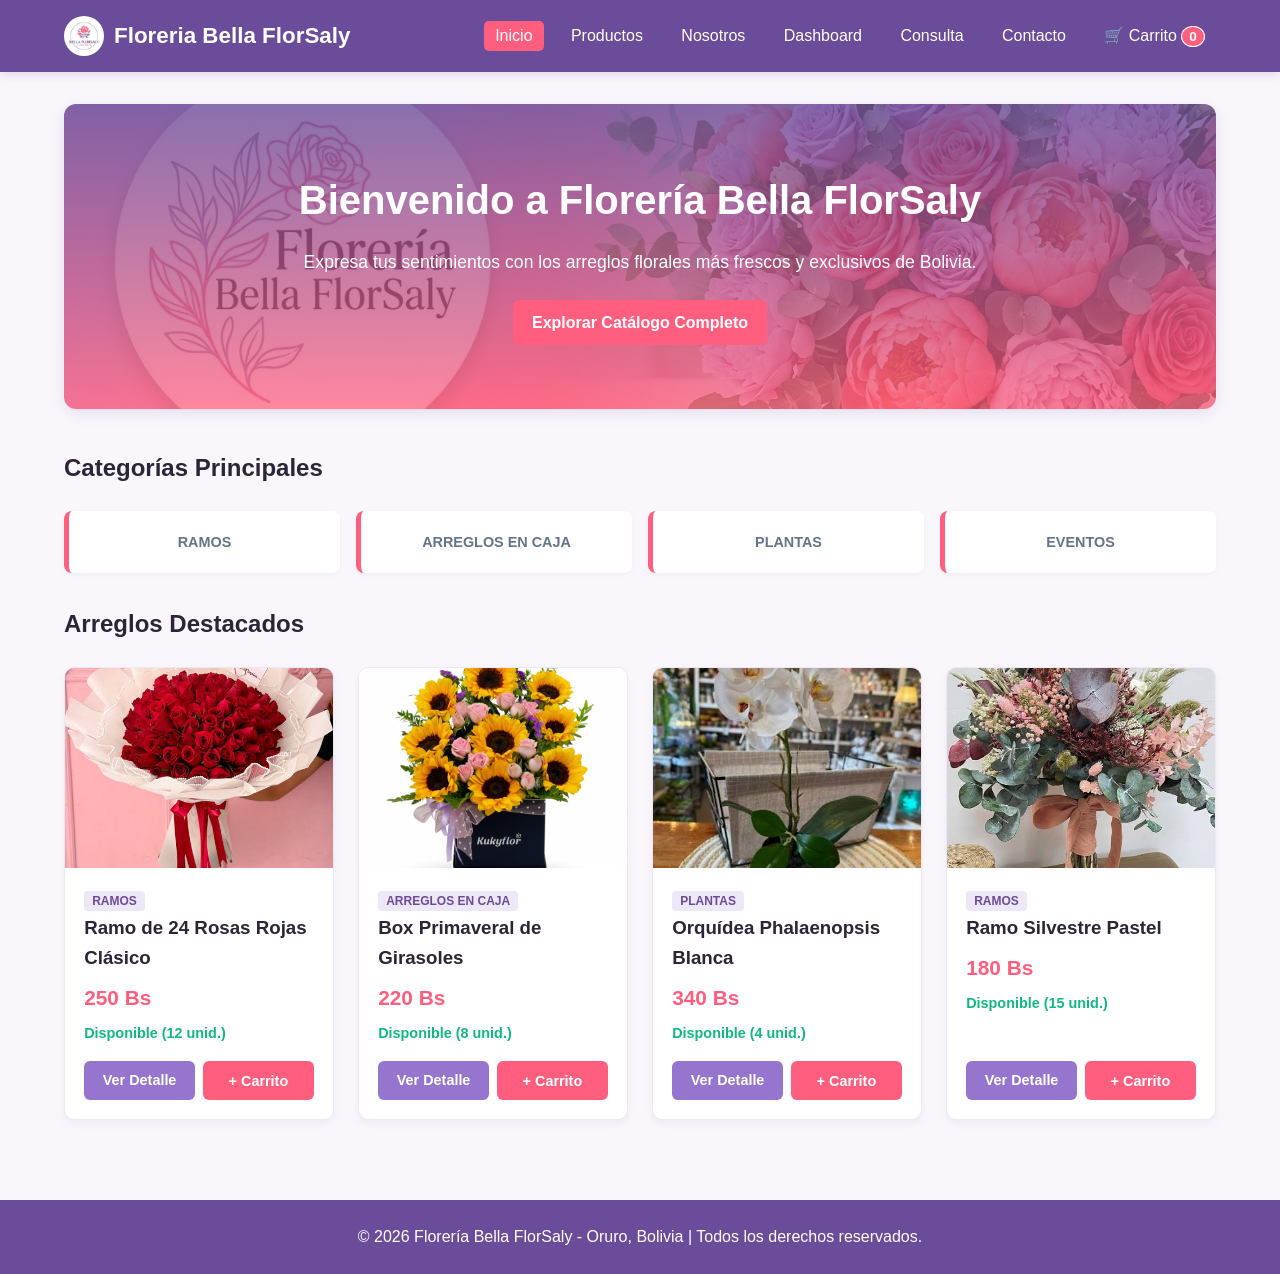
<file: index.html>
<!DOCTYPE html>
<html lang="es">
<head>
  <meta charset="UTF-8">
  <meta name="viewport" content="width=device-width, initial-scale=1.0">
  <title>Florería Bella Flor - Inicio</title>
  <link rel="stylesheet" href="css/estilos.css">
</head>
<body>
  <header>
    <a href="index.html" class="logo">
      <img src="img\logo.png" alt="Logo Bella Flor"> Floreria Bella FlorSaly
    </a>
    <nav>
      <ul>
        <li><a href="index.html" class="activo">Inicio</a></li>
        <li><a href="productos.html">Productos</a></li>
        <li><a href="nosotros.html">Nosotros</a></li>
        <li><a href="dashboard.html">Dashboard</a></li>
        <li><a href="consulta.html">Consulta </a></li>
        <li><a href="contacto.html">Contacto</a></li>
        <li><a href="carrito.html">🛒 Carrito <span id="contador-carrito" class="badge-carrito">0</span></a></li>
      </ul>
    </nav>
  </header>

  <main>
    <section class="banner">
      <h1>Bienvenido a Florería Bella FlorSaly</h1>
      <p>Expresa tus sentimientos con los arreglos florales más frescos y exclusivos de Bolivia.</p>
      <a href="productos.html" class="btn btn-acento">Explorar Catálogo Completo</a>
    </section>

    <section>
      <h2>Categorías Principales</h2>
      <div class="grid-kpis" style="text-align: center;">
        <a href="productos.html" class="kpi-card" style="text-decoration:none; color:inherit;"><h3> RAMOS </h3></a>
        <a href="productos.html" class="kpi-card" style="text-decoration:none; color:inherit;"><h3>ARREGLOS EN CAJA </h3></a>
        <a href="productos.html" class="kpi-card" style="text-decoration:none; color:inherit;"><h3>PLANTAS</h3></a>
        <a href="productos.html" class="kpi-card" style="text-decoration:none; color:inherit;"><h3> EVENTOS</h3></a>
      </div>
    </section>

    <section style="margin-top: 2rem;">
      <h2>Arreglos Destacados</h2>
      <div id="contenedor-destacados" class="grid-productos"></div>
    </section>
  </main>

  <footer>
    <p>&copy; 2026 Florería Bella FlorSaly - Oruro, Bolivia | Todos los derechos reservados.</p>
  </footer>

  <script src="js/app.js"></script>
</body>
</html>
</file>
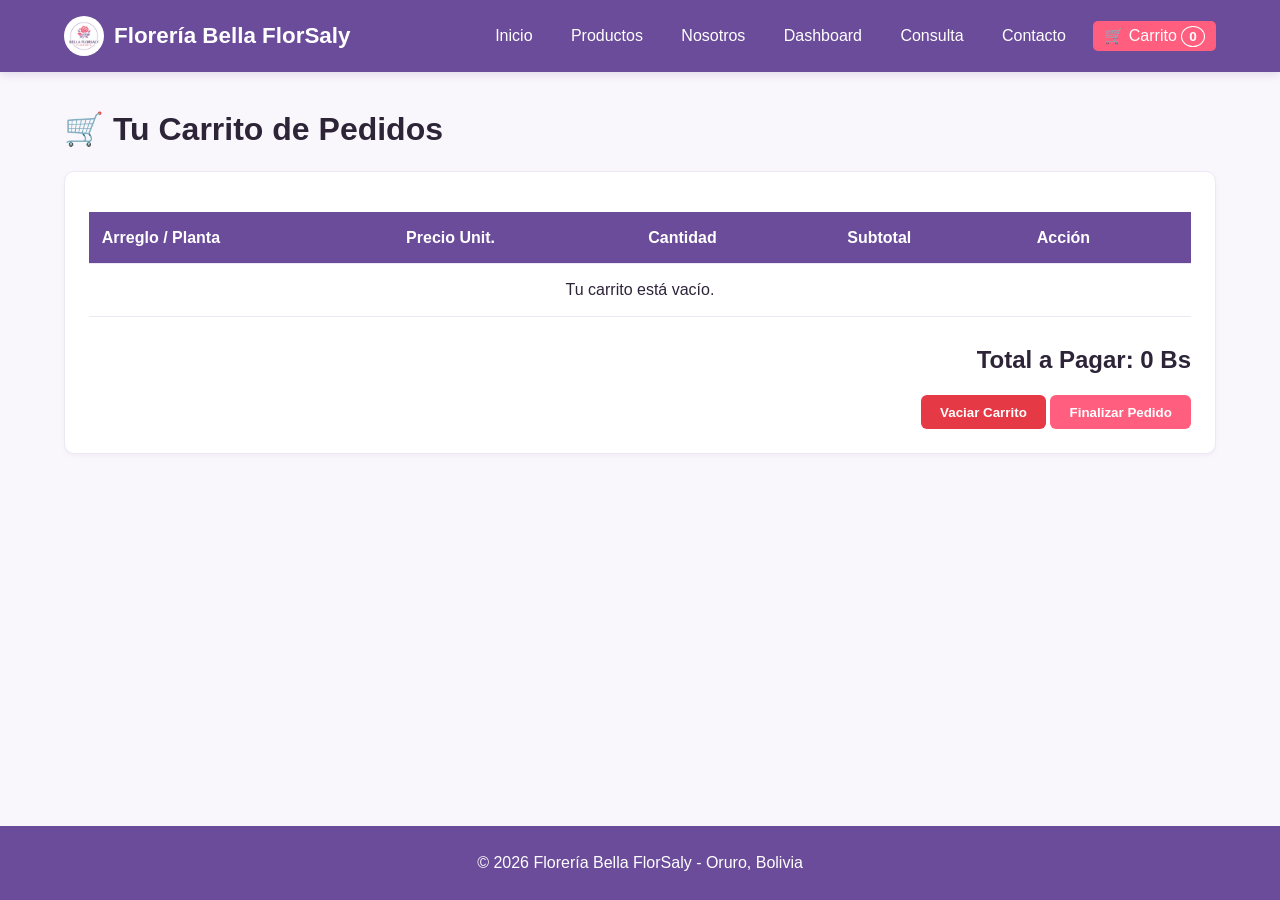
<file: carrito.html>
<!DOCTYPE html>
<html lang="es">
<head>
  <meta charset="UTF-8">
  <meta name="viewport" content="width=device-width, initial-scale=1.0">
  <title>Carrito de Compras - Florería Bella Flor</title>
  <link rel="stylesheet" href="css/estilos.css">
</head>
<body>
  <header>
    <a href="index.html" class="logo">
      <img src="img/logo.png" alt="Logo Bella Flor"> Florería Bella FlorSaly
    </a>
    <nav>
      <ul>
        <li><a href="index.html">Inicio</a></li>
        <li><a href="productos.html">Productos</a></li>
        <li><a href="nosotros.html">Nosotros</a></li>
        <li><a href="dashboard.html">Dashboard</a></li>
        <li><a href="consulta.html">Consulta</a></li>
        <li><a href="contacto.html">Contacto</a></li>
        <li><a href="carrito.html" class="activo">🛒 Carrito <span id="contador-carrito" class="badge-carrito">0</span></a></li>
      </ul>
    </nav>
  </header>

  <main>
    <h1>🛒 Tu Carrito de Pedidos</h1>
    <div class="tabla-box" style="margin-top:1rem;">
      <table>
        <thead>
          <tr>
            <th>Arreglo / Planta</th>
            <th>Precio Unit.</th>
            <th>Cantidad</th>
            <th>Subtotal</th>
            <th>Acción</th>
          </tr>
        </thead>
        <tbody id="lista-carrito"></tbody>
      </table>
      
      <div style="margin-top: 1.5rem; text-align: right;">
        <h2>Total a Pagar: <span id="total-carrito">0 Bs</span></h2>
        <div style="margin-top: 1rem;">
          <button id="btn-vaciar" class="btn btn-rojo">Vaciar Carrito</button>
          <button id="btn-comprar" class="btn btn-acento">Finalizar Pedido</button>
        </div>
      </div>
    </div>
  </main>

  <footer>
    <p>&copy; 2026 Florería Bella FlorSaly - Oruro, Bolivia</p>
  </footer>

  <script src="js/app.js"></script>
  <script src="js/carrito.js"></script>
</body>
</html>
</file>
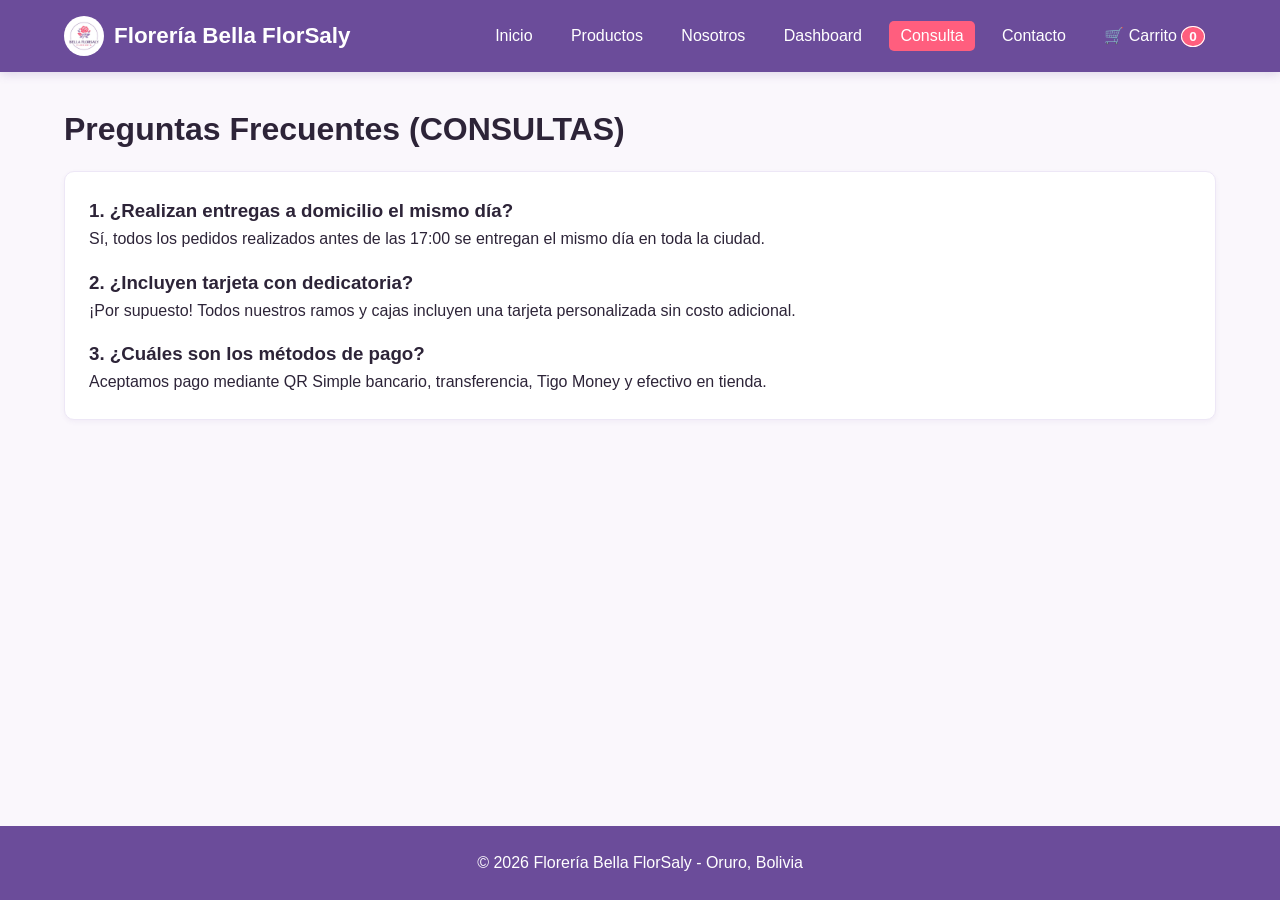
<file: consulta.html>
<!DOCTYPE html>
<html lang="es">
<head>
  <meta charset="UTF-8">
  <meta name="viewport" content="width=device-width, initial-scale=1.0">
  <title>Preguntas Frecuentes - Florería Bella Flor</title>
  <link rel="stylesheet" href="css/estilos.css">
</head>
<body>
  <header>
    <a href="index.html" class="logo">
      <img src="img/logo.png" alt="Logo Bella Flor"> Florería Bella FlorSaly
    </a>
    <nav>
      <ul>
        <li><a href="index.html">Inicio</a></li>
        <li><a href="productos.html">Productos</a></li>
        <li><a href="nosotros.html">Nosotros</a></li>
        <li><a href="dashboard.html">Dashboard</a></li>
        <li><a href="consulta.html" class="activo">Consulta</a></li>
        <li><a href="contacto.html">Contacto</a></li>
        <li><a href="carrito.html">🛒 Carrito <span id="contador-carrito" class="badge-carrito">0</span></a></li>
      </ul>
    </nav>
  </header>

  <main>
    <h1>Preguntas Frecuentes (CONSULTAS)</h1>
    <div class="grafico-box" style="margin-top:1rem;">
      <h3>1. ¿Realizan entregas a domicilio el mismo día?</h3>
      <p style="margin-bottom:1rem;">Sí, todos los pedidos realizados antes de las 17:00 se entregan el mismo día en toda la ciudad.</p>
      
      <h3>2. ¿Incluyen tarjeta con dedicatoria?</h3>
      <p style="margin-bottom:1rem;">¡Por supuesto! Todos nuestros ramos y cajas incluyen una tarjeta personalizada sin costo adicional.</p>
      
      <h3>3. ¿Cuáles son los métodos de pago?</h3>
      <p>Aceptamos pago mediante QR Simple bancario, transferencia, Tigo Money y efectivo en tienda.</p>
    </div>
  </main>

  <footer>
    <p>&copy; 2026 Florería Bella FlorSaly - Oruro, Bolivia</p>
  </footer>
  <script src="js/app.js"></script>
</body>
</html>
</file>
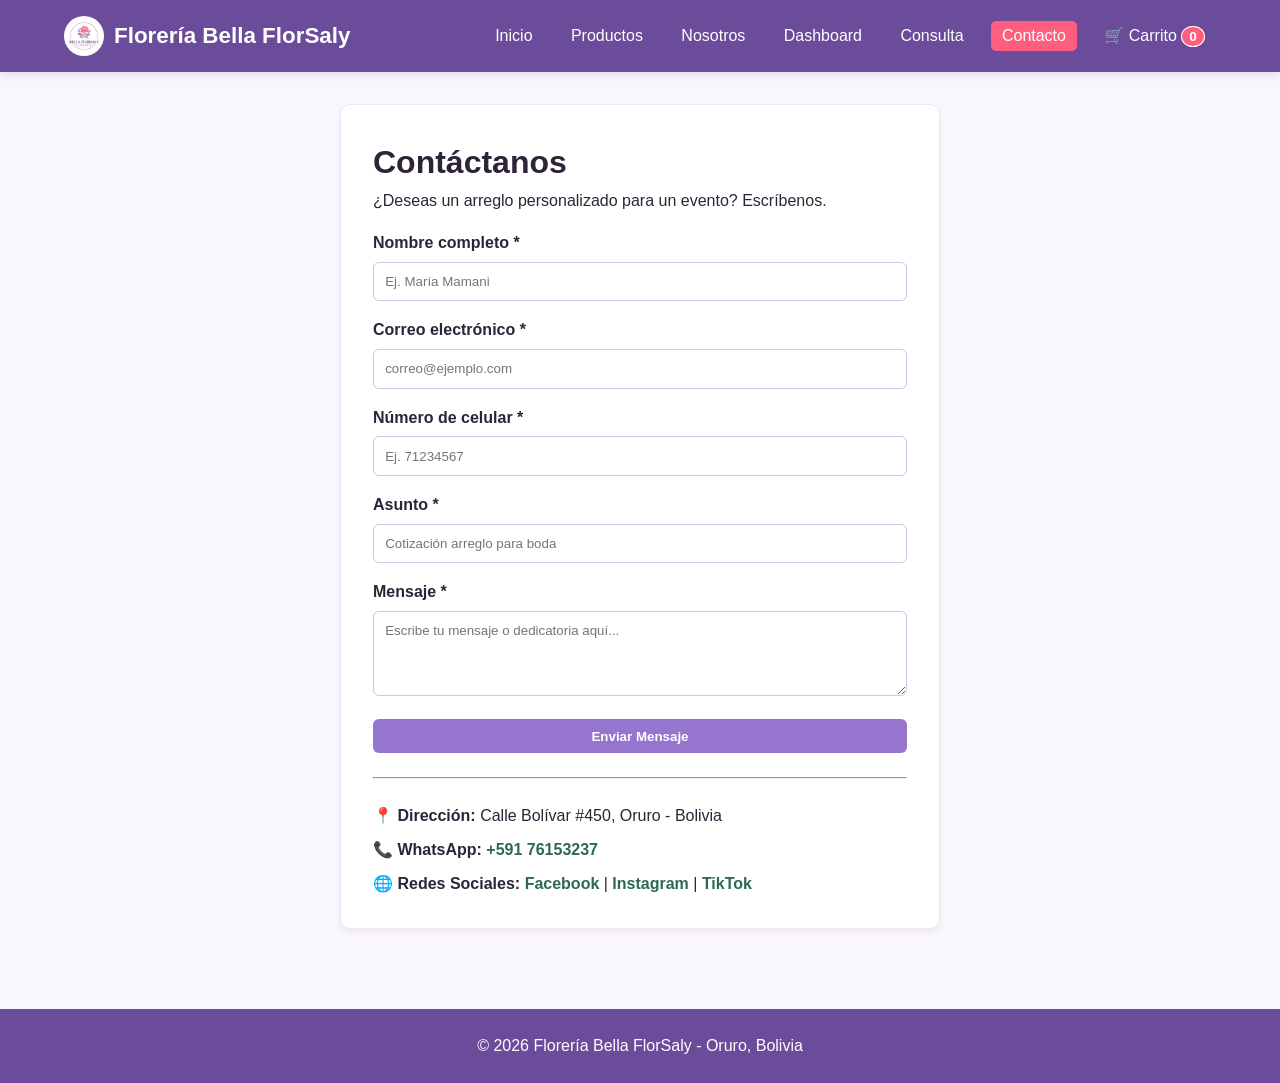
<file: contacto.html>
<!DOCTYPE html>
<html lang="es">
<head>
  <meta charset="UTF-8">
  <meta name="viewport" content="width=device-width, initial-scale=1.0">
  <title>Contacto - Florería Bella FlorSaly</title>
  <link rel="stylesheet" href="css/estilos.css">
</head>
<body>
  <header>
    <a href="index.html" class="logo">
      <img src="img/logo.png" alt="Logo Bella Flor"> Florería Bella FlorSaly
    </a>
    <nav>
      <ul>
        <li><a href="index.html">Inicio</a></li>
        <li><a href="productos.html">Productos</a></li>
        <li><a href="nosotros.html">Nosotros</a></li>
        <li><a href="dashboard.html">Dashboard</a></li>
        <li><a href="consulta.html">Consulta</a></li>
        <li><a href="contacto.html" class="activo">Contacto</a></li>
        <li><a href="carrito.html">🛒 Carrito <span id="contador-carrito" class="badge-carrito">0</span></a></li>
      </ul>
    </nav>
  </header>

  <main>
    <div class="form-contenedor">
      <h1>Contáctanos</h1>
      <p style="margin-bottom:1rem;">¿Deseas un arreglo personalizado para un evento? Escríbenos.</p>
      
      <form id="form-contacto" novalidate>
        <div class="form-grupo">
          <label for="nombre">Nombre completo *</label>
          <input type="text" id="nombre" placeholder="Ej. María Mamani">
        </div>
        <div class="form-grupo">
          <label for="correo">Correo electrónico *</label>
          <input type="email" id="correo" placeholder="correo@ejemplo.com">
        </div>
        <div class="form-grupo">
          <label for="celular">Número de celular *</label>
          <input type="tel" id="celular" placeholder="Ej. 71234567">
        </div>
        <div class="form-grupo">
          <label for="asunto">Asunto *</label>
          <input type="text" id="asunto" placeholder="Cotización arreglo para boda">
        </div>
        <div class="form-grupo">
          <label for="mensaje">Mensaje *</label>
          <textarea id="mensaje" rows="4" placeholder="Escribe tu mensaje o dedicatoria aquí..."></textarea>
        </div>
        <button type="submit" class="btn" style="width:100%;">Enviar Mensaje</button>
      </form>

      <div id="alerta-contacto" class="alerta"></div>

      <hr style="margin: 1.5rem 0;">
      <p><strong>📍 Dirección:</strong> Calle Bolívar #450, Oruro - Bolivia</p>
      <p style="margin-top: 0.5rem;">
        <strong>📞 WhatsApp:</strong> 
        <a href="https://wa.me" target="_blank" rel="noopener noreferrer" style="color: #2d6a4f; font-weight: bold; text-decoration: none;">+591 76153237</a>
      </p>
      <p style="margin-top: 0.5rem;">
        <strong>🌐 Redes Sociales:</strong> 
        <a href="https://facebook.com" target="_blank" rel="noopener noreferrer" style="color: #2d6a4f; font-weight: bold; text-decoration: none;">Facebook</a> | 
        <a href="https://instagram.com" target="_blank" rel="noopener noreferrer" style="color: #2d6a4f; font-weight: bold; text-decoration: none;">Instagram</a> | 
        <a href="https://tiktok.com" target="_blank" rel="noopener noreferrer" style="color: #2d6a4f; font-weight: bold; text-decoration: none;">TikTok</a>
      </p>
    </div>
  </main>

  <footer>
    <p>&copy; 2026 Florería Bella FlorSaly - Oruro, Bolivia</p>
  </footer>

  <script src="js/app.js"></script>
  <script src="js/contacto.js"></script>
</body>
</html>
</file>
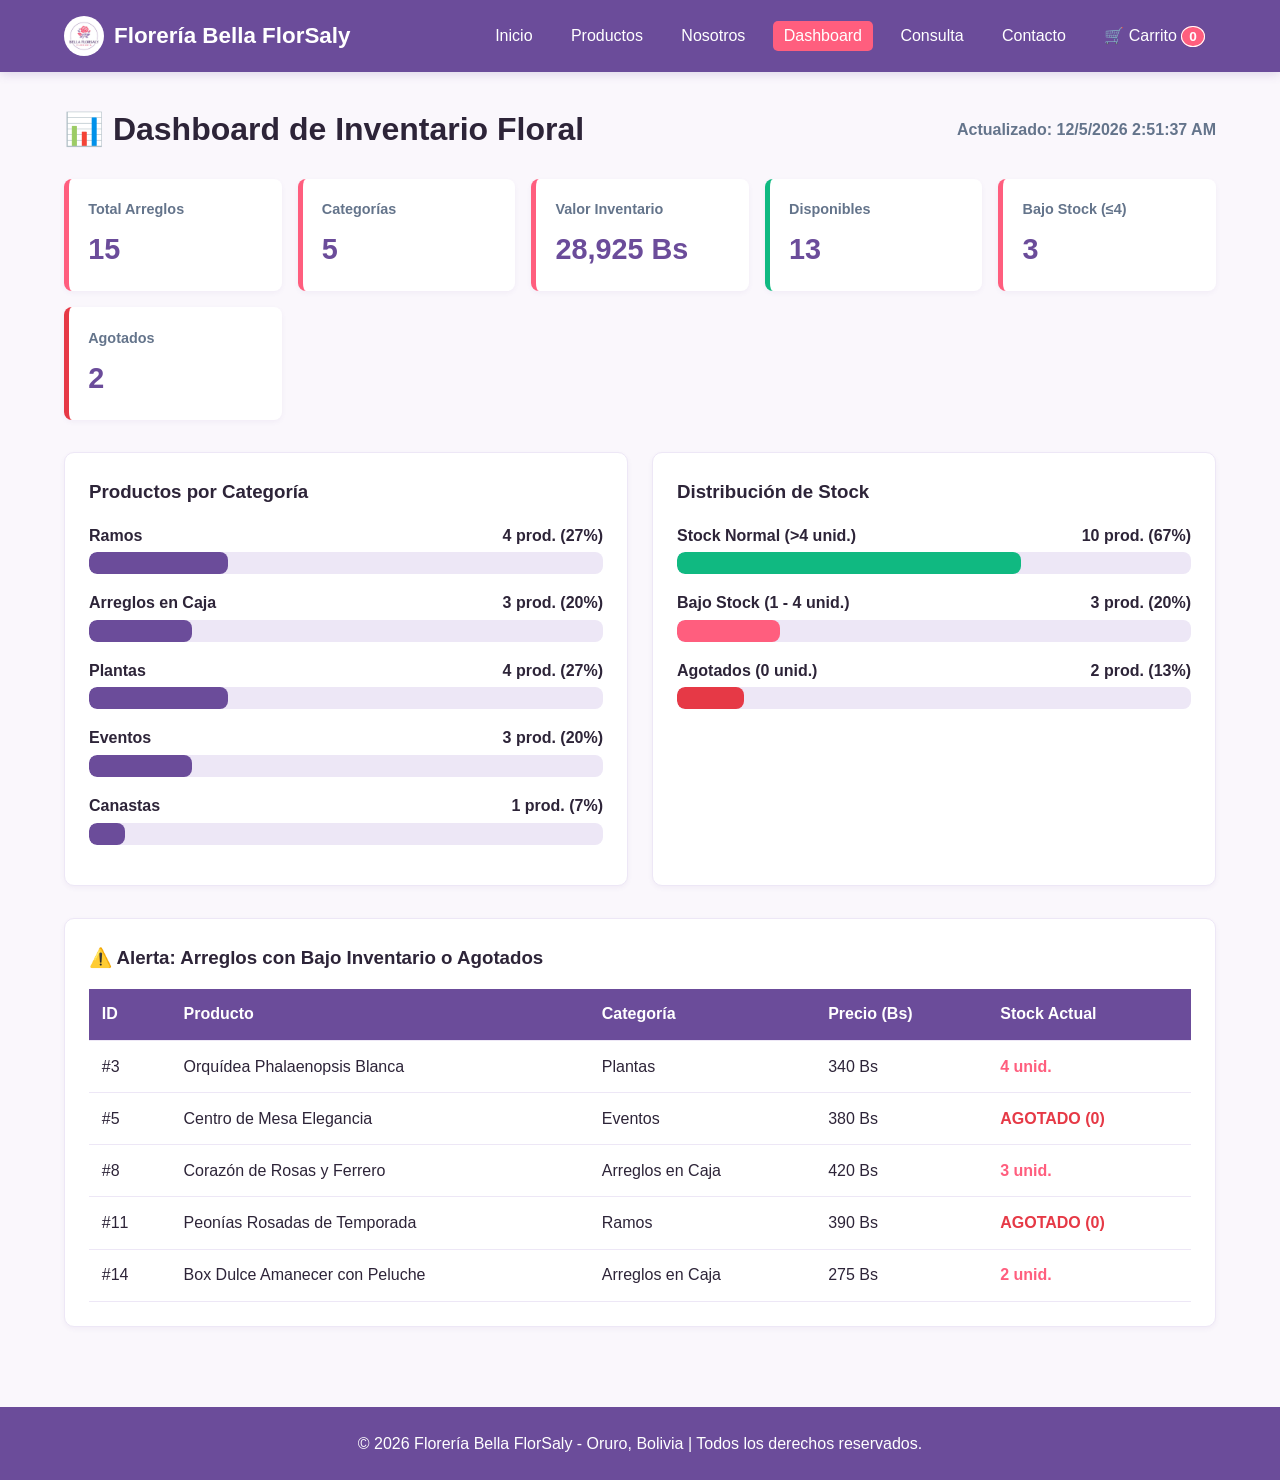
<file: dashboard.html>
<!DOCTYPE html>
<html lang="es">
<head>
  <meta charset="UTF-8">
  <meta name="viewport" content="width=device-width, initial-scale=1.0">
  <title>Dashboard - Florería Bella FlorSaly</title>
  <link rel="stylesheet" href="css/estilos.css">
</head>
<body>
  <header>
    <a href="index.html" class="logo">
      <img src="img/logo.png" alt="Logo Florería Bella FlorSaly"> Florería Bella FlorSaly
    </a>
    <nav>
      <ul>
        <li><a href="index.html">Inicio</a></li>
        <li><a href="productos.html">Productos</a></li>
        <li><a href="nosotros.html">Nosotros</a></li>
        <li><a href="dashboard.html" class="activo">Dashboard</a></li>
        <li><a href="consulta.html">Consulta</a></li>
        <li><a href="contacto.html">Contacto</a></li>
        <li><a href="carrito.html">🛒 Carrito <span id="contador-carrito" class="badge-carrito">0</span></a></li>
      </ul>
    </nav>
  </header>

  <main>
    <div style="display:flex; justify-content:space-between; align-items:center; flex-wrap:wrap;">
      <h1>📊 Dashboard de Inventario Floral</h1>
      <p id="fecha-actualizacion" style="color:#64748b; font-weight:600;"></p>
    </div>

    <div class="grid-kpis">
      <div class="kpi-card"><h3>Total Arreglos</h3><p id="kpi-total">0</p></div>
      <div class="kpi-card"><h3>Categorías</h3><p id="kpi-categorias">0</p></div>
      <div class="kpi-card"><h3>Valor Inventario</h3><p id="kpi-valor">0 Bs</p></div>
      <div class="kpi-card" style="border-color: var(--verde);"><h3>Disponibles</h3><p id="kpi-disponibles">0</p></div>
      <div class="kpi-card" style="border-color: var(--acento);"><h3>Bajo Stock (&le;4)</h3><p id="kpi-bajo">0</p></div>
      <div class="kpi-card" style="border-color: var(--rojo);"><h3>Agotados</h3><p id="kpi-agotados">0</p></div>
    </div>

    <div class="grid-graficos">
      <div class="grafico-box">
        <h3>Productos por Categoría</h3>
        <div id="graficoCategorias" style="margin-top: 1rem;"></div>
      </div>
      <div class="grafico-box">
        <h3>Distribución de Stock</h3>
        <div id="graficoStock" style="margin-top: 1rem;"></div>
      </div>
    </div>

    <div class="tabla-box">
      <h3>⚠️ Alerta: Arreglos con Bajo Inventario o Agotados</h3>
      <table>
        <thead>
          <tr>
            <th>ID</th>
            <th>Producto</th>
            <th>Categoría</th>
            <th>Precio (Bs)</th>
            <th>Stock Actual</th>
          </tr>
        </thead>
        <tbody id="tabla-bajo-stock"></tbody>
      </table>
    </div>
  </main>

  <footer>
    <p>&copy; 2026 Florería Bella FlorSaly - Oruro, Bolivia | Todos los derechos reservados.</p>
  </footer>

  <script src="js/app.js"></script>
  <script src="js/dashboard.js"></script>
</body>
</html>
</file>
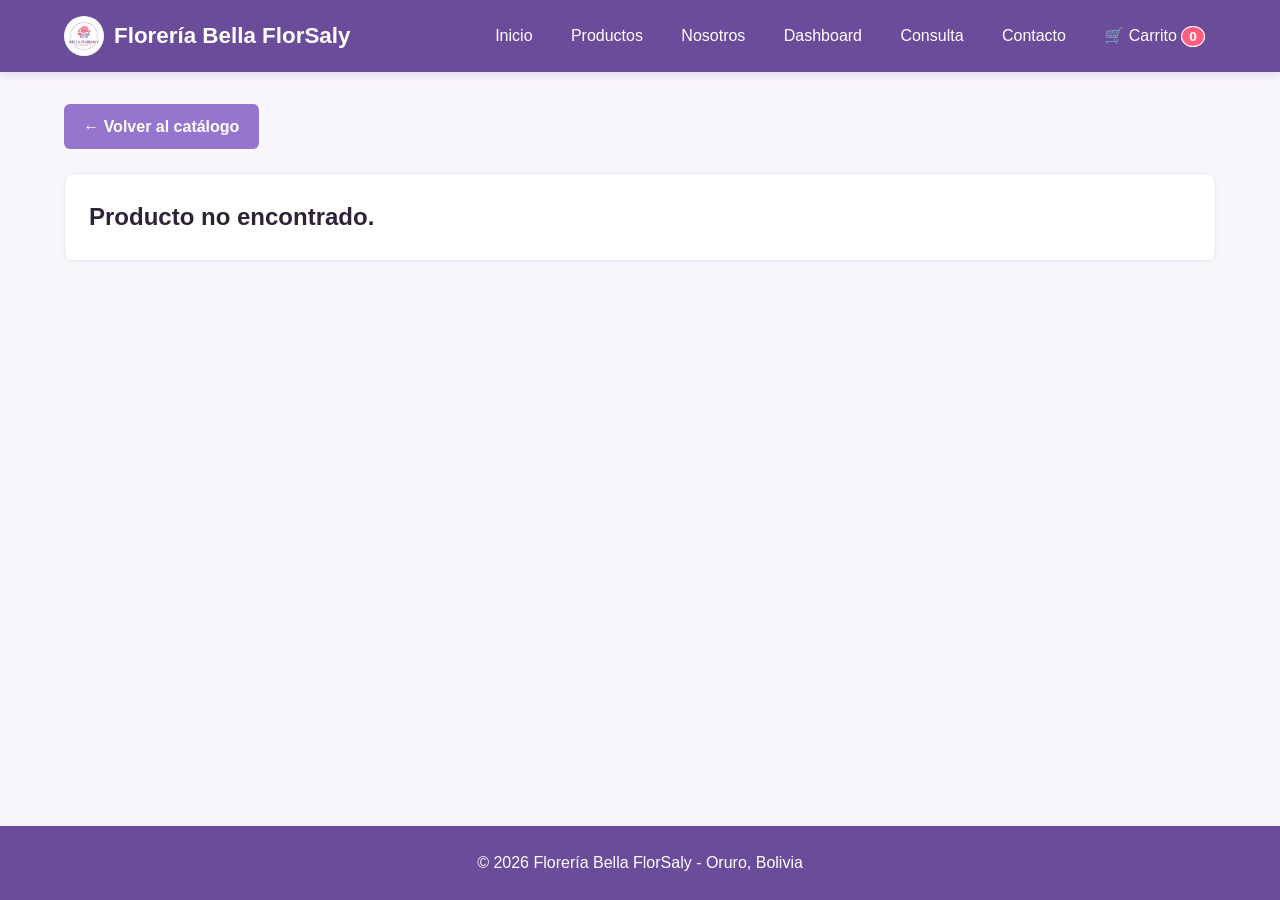
<file: detalle.html>
<!DOCTYPE html>
<html lang="es">
<head>
  <meta charset="UTF-8">
  <meta name="viewport" content="width=device-width, initial-scale=1.0">
  <title>Detalle del Arreglo - Florería Bella Flor</title>
  <link rel="stylesheet" href="css/estilos.css">
</head>
<body>
  <header>
    <a href="index.html" class="logo">
      <img src="img/logo.png" alt="Logo Bella Flor"> Florería Bella FlorSaly
    </a>
    <nav>
      <ul>
        <li><a href="index.html">Inicio</a></li>
        <li><a href="productos.html">Productos</a></li>
        <li><a href="nosotros.html">Nosotros</a></li>
        <li><a href="dashboard.html">Dashboard</a></li>
        <li><a href="consulta.html">Consulta</a></li>
        <li><a href="contacto.html">Contacto</a></li>
        <li><a href="carrito.html">🛒 Carrito <span id="contador-carrito" class="badge-carrito">0</span></a></li>
      </ul>
    </nav>
  </header>

  <main>
    <a href="productos.html" class="btn" style="margin-bottom: 1.5rem;">← Volver al catálogo</a>
    <div id="detalle-producto" class="grafico-box"></div>
  </main>

  <footer>
    <p>&copy; 2026 Florería Bella FlorSaly - Oruro, Bolivia</p>
  </footer>

  <script src="js/app.js"></script>
  <script src="js/detalle.js"></script>
</body>
</html>
</file>
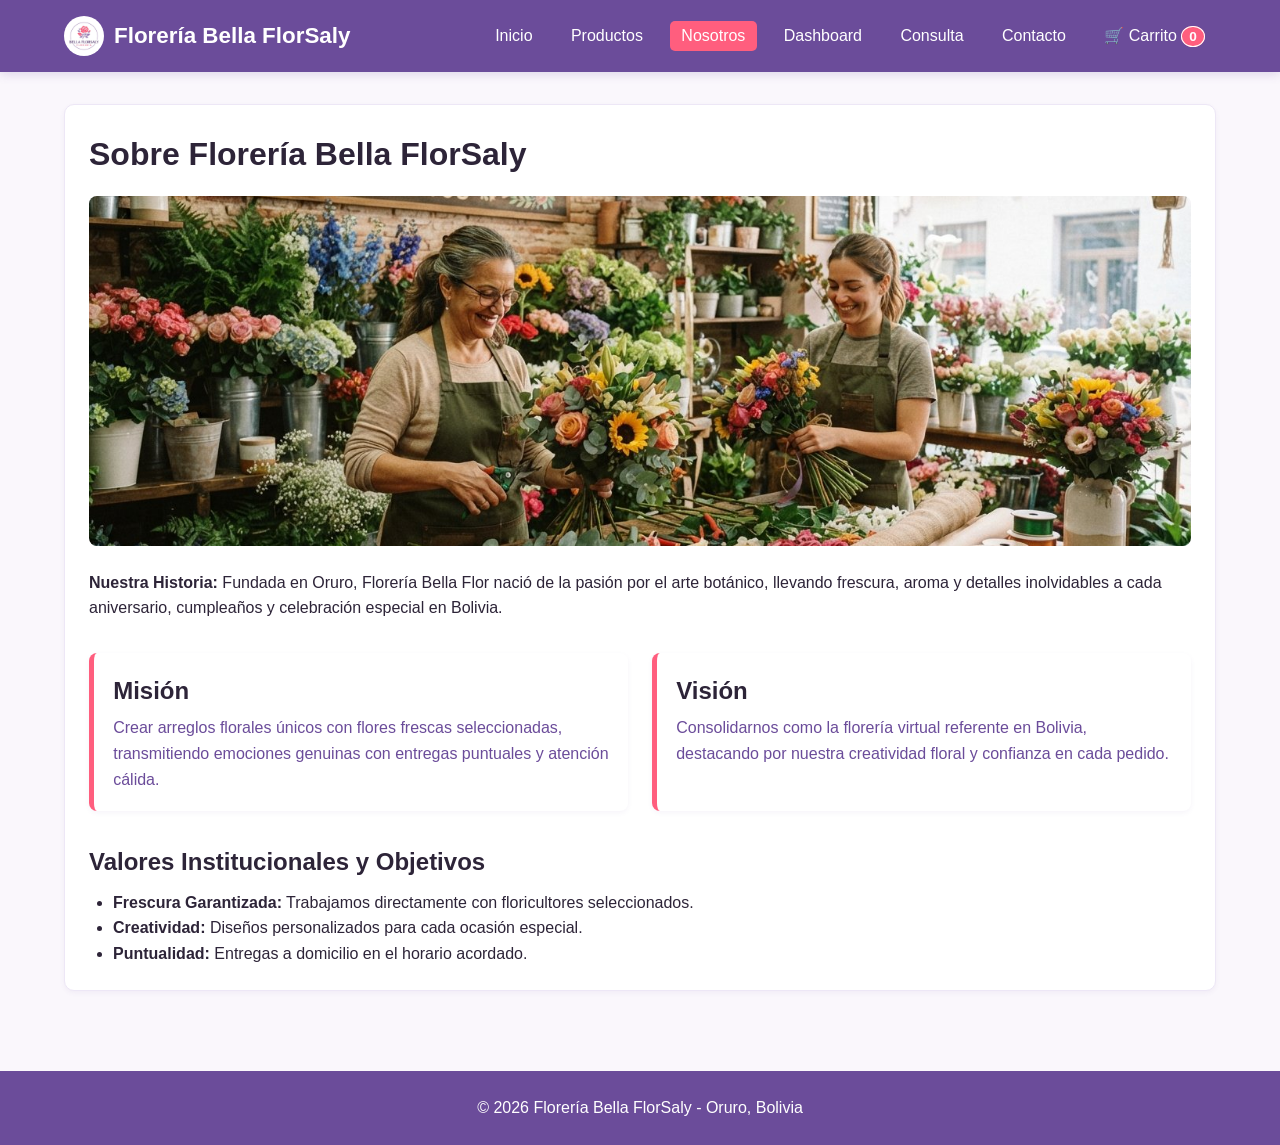
<file: nosotros.html>
<!DOCTYPE html>
<html lang="es">
<head>
  <meta charset="UTF-8">
  <meta name="viewport" content="width=device-width, initial-scale=1.0">
  <title>Nosotros - Florería Bella Flor</title>
  <link rel="stylesheet" href="css/estilos.css">
</head>
<body>
  <header>
    <a href="index.html" class="logo">
      <img src="img/logo.png" alt="Logo Bella Flor"> Florería Bella FlorSaly
    </a>
    <nav>
      <ul>
        <li><a href="index.html">Inicio</a></li>
        <li><a href="productos.html">Productos</a></li>
        <li><a href="nosotros.html" class="activo">Nosotros</a></li>
        <li><a href="dashboard.html">Dashboard</a></li>
        <li><a href="consulta.html">Consulta</a></li>
        <li><a href="contacto.html">Contacto</a></li>
        <li><a href="carrito.html">🛒 Carrito <span id="contador-carrito" class="badge-carrito">0</span></a></li>
      </ul>
    </nav>
  </header>

  <main>
    <div class="grafico-box">
      <h1>Sobre Florería Bella FlorSaly</h1>
      <img src="img/nosotros.jpg" alt="Nuestro equipo floral" style="width:100%; max-height:350px; object-fit:cover; border-radius:8px; margin: 1rem 0;">
      <p><strong>Nuestra Historia:</strong> Fundada en Oruro, Florería Bella Flor nació de la pasión por el arte botánico, llevando frescura, aroma y detalles inolvidables a cada aniversario, cumpleaños y celebración especial en Bolivia.</p>
      
      <div class="grid-graficos">
        <div class="kpi-card">
          <h2> Misión</h2>
          <p style="font-size:1rem; font-weight:normal;">Crear arreglos florales únicos con flores frescas seleccionadas, transmitiendo emociones genuinas con entregas puntuales y atención cálida.</p>
        </div>
        <div class="kpi-card">
          <h2> Visión</h2>
          <p style="font-size:1rem; font-weight:normal;">Consolidarnos como la florería virtual referente en Bolivia, destacando por nuestra creatividad floral y confianza en cada pedido.</p>
        </div>
      </div>

      <h2>  Valores Institucionales y Objetivos</h2>
      <ul style="margin-left: 1.5rem; margin-top: 0.5rem;">
        <li><strong>Frescura Garantizada:</strong> Trabajamos directamente con floricultores seleccionados.</li>
        <li><strong>Creatividad:</strong> Diseños personalizados para cada ocasión especial.</li>
        <li><strong>Puntualidad:</strong> Entregas a domicilio en el horario acordado.</li>
      </ul>
    </div>
  </main>

  <footer>
    <p>&copy; 2026 Florería Bella FlorSaly - Oruro, Bolivia</p>
  </footer>
  <script src="js/app.js"></script>
</body>
</html>
</file>
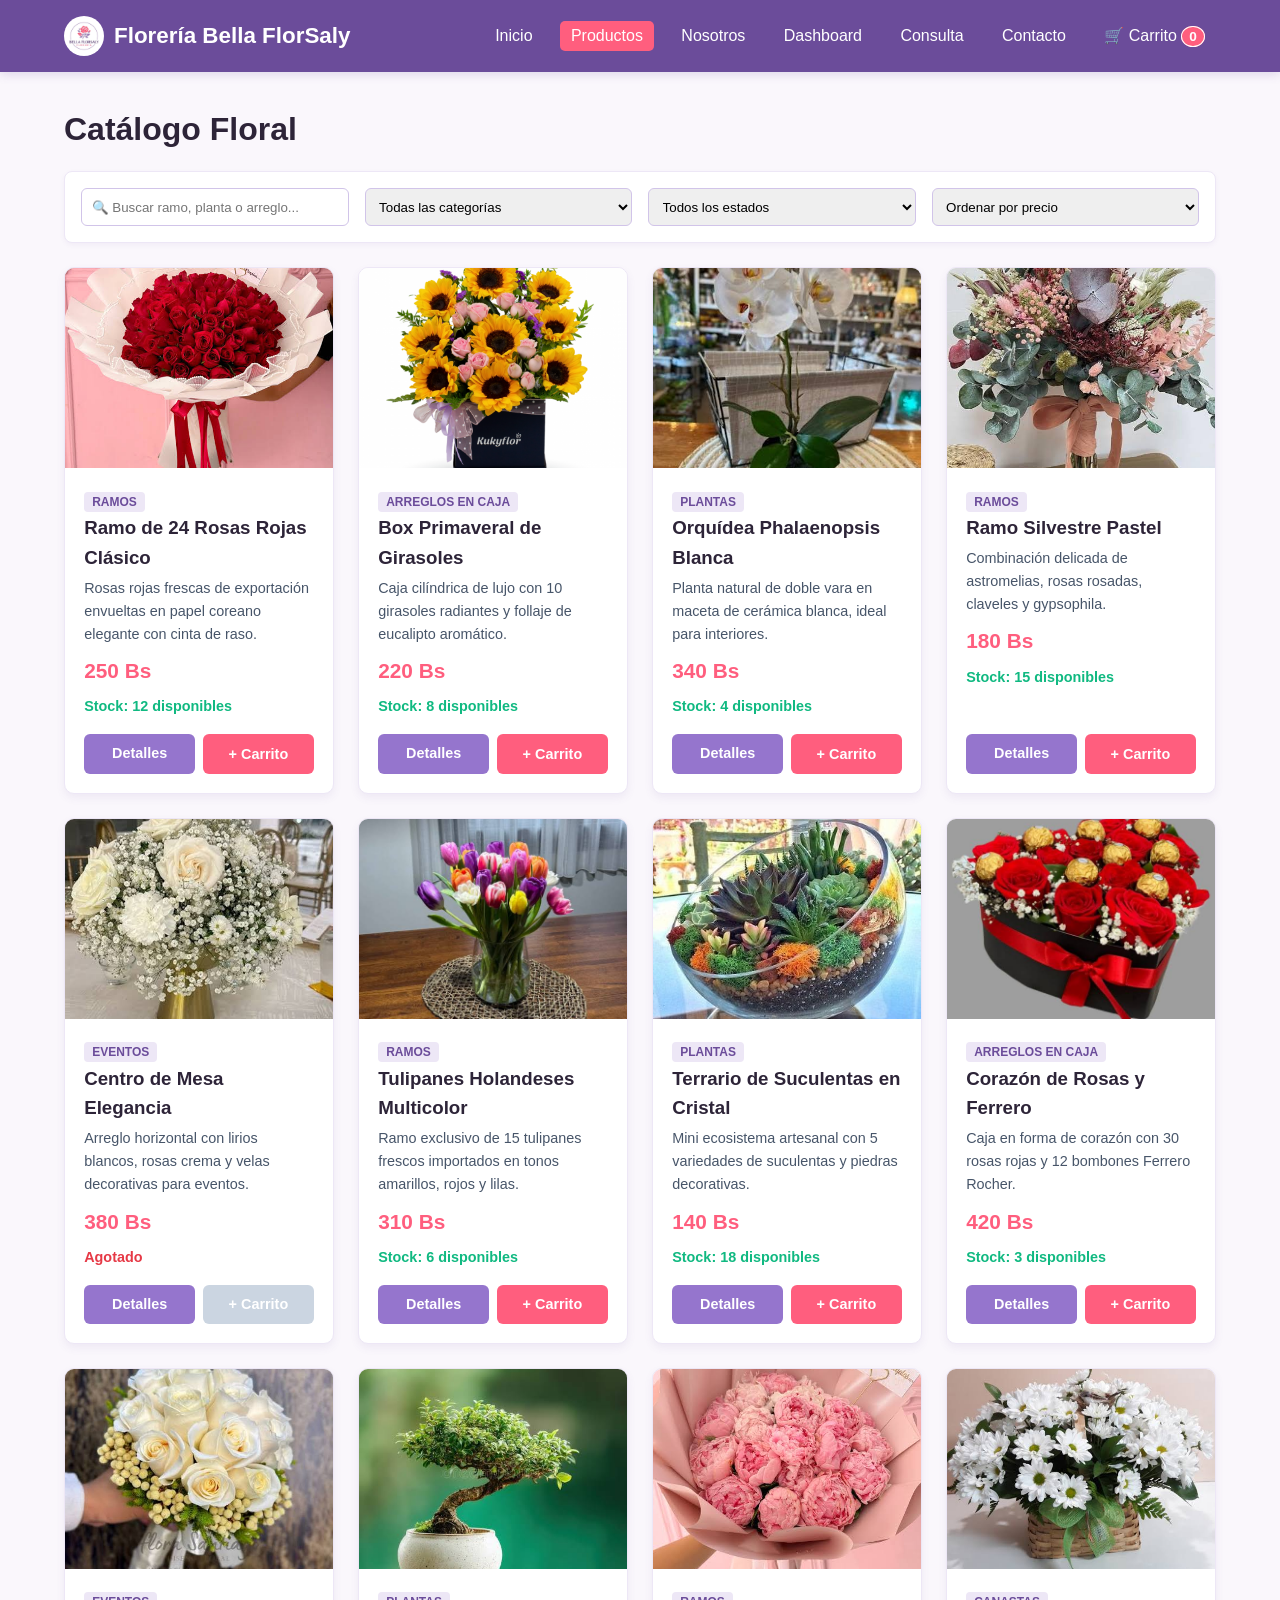
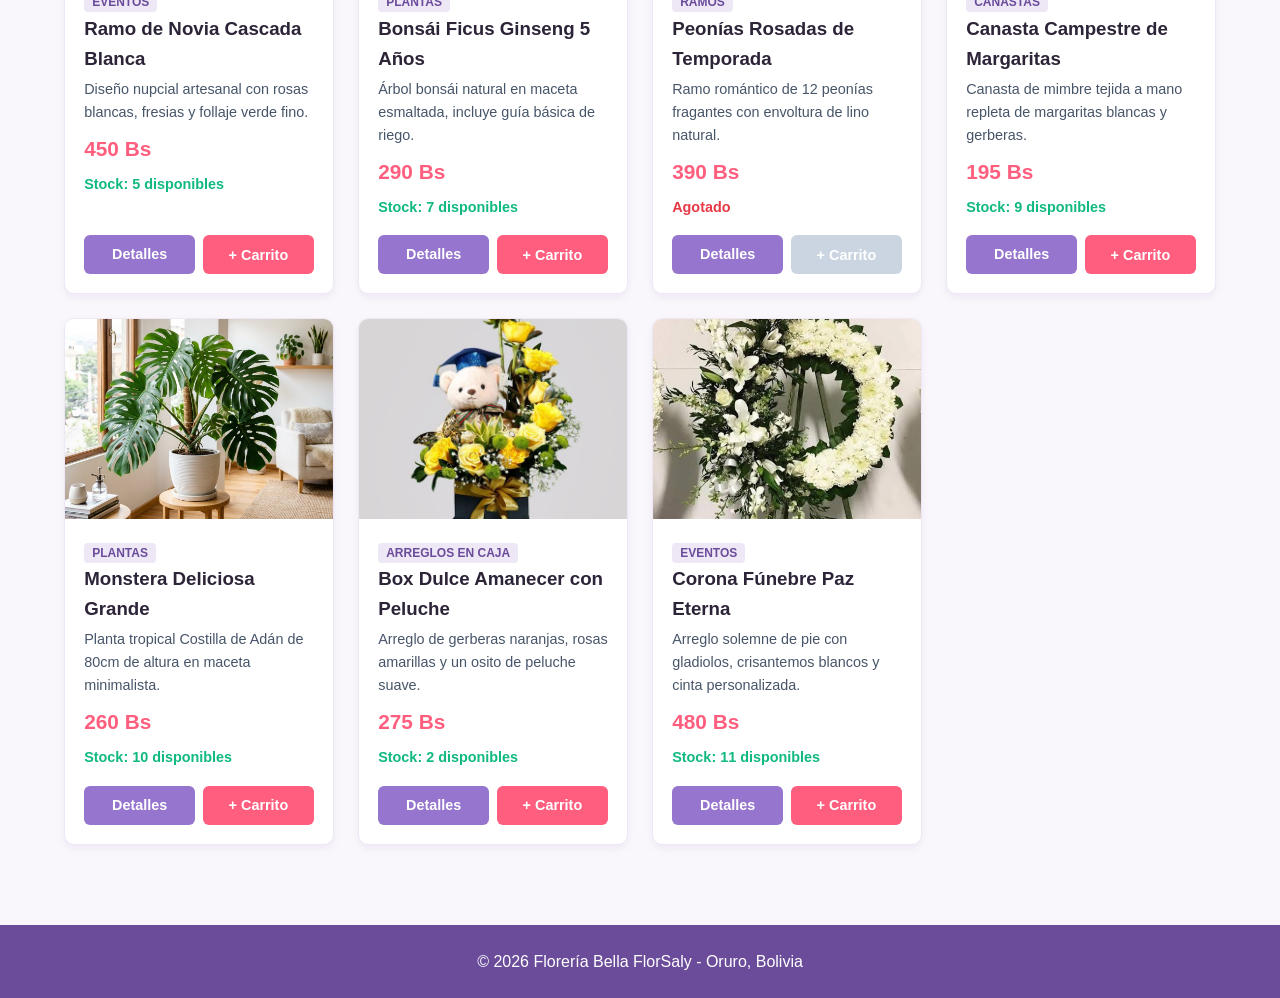
<file: productos.html>
<!DOCTYPE html>
<html lang="es">
<head>
  <meta charset="UTF-8">
  <meta name="viewport" content="width=device-width, initial-scale=1.0">
  <title>Catálogo - Florería Bella Flor</title>
  <link rel="stylesheet" href="css/estilos.css">
</head>
<body>
  <header>
    <a href="index.html" class="logo">
      <img src="img/logo.png" alt="Logo Bella Flor"> Florería Bella FlorSaly
    </a>
    <nav>
      <ul>
        <li><a href="index.html">Inicio</a></li>
        <li><a href="productos.html" class="activo">Productos</a></li>
        <li><a href="nosotros.html">Nosotros</a></li>
        <li><a href="dashboard.html">Dashboard</a></li>
        <li><a href="comsulta.html">Consulta</a></li>
        <li><a href="contacto.html">Contacto</a></li>
        <li><a href="carrito.html">🛒 Carrito <span id="contador-carrito" class="badge-carrito">0</span></a></li>
      </ul>
    </nav>
  </header>

  <main>
    <h1>Catálogo Floral</h1>
    <div class="barra-filtros" style="margin-top: 1rem;">
      <input type="text" id="buscador" placeholder="🔍 Buscar ramo, planta o arreglo...">
      <select id="filtro-categoria">
        <option value="todas">Todas las categorías</option>
      </select>
      <select id="filtro-stock">
        <option value="todos">Todos los estados</option>
        <option value="disponible">Solo disponibles</option>
        <option value="agotado">Agotados</option>
      </select>
      <select id="orden-precio">
        <option value="defecto">Ordenar por precio</option>
        <option value="asc">Menor a mayor precio</option>
        <option value="desc">Mayor a menor precio</option>
      </select>
    </div>

    <div id="contenedor-productos" class="grid-productos"></div>
  </main>

  <footer>
    <p>&copy; 2026 Florería Bella FlorSaly - Oruro, Bolivia</p>
  </footer>

  <script src="js/app.js"></script>
  <script src="js/productos.js"></script>
</body>
</html>
</file>
<file: css/estilos.css>
:root {
  --primario: #6b4c9a;     /* Lila profundo elegante */
  --secundario: #9575cd;   /* Lila medio suave */
  --acento: #ff5e7e;       /* Color sandía vibrante */
  --fondo: #faf7fc;        /* Blanco con un toque muy suave de lavanda */
  --texto: #2d2438;        /* Morado muy oscuro para lectura cómoda */
  --blanco: #ffffff;
  --gris: #ede7f6;         /* Lila pastel muy claro para etiquetas */
  --verde: #10b981;        /* Verde para stock disponible */
  --rojo: #e63946;         /* Rojo para agotado o eliminar */
}

* {
  margin: 0;
  padding: 0;
  box-sizing: border-box;
  font-family: 'Segoe UI', Tahoma, Geneva, Verdana, sans-serif;
}

body {
  background-color: var(--fondo);
  color: var(--texto);
  line-height: 1.6;
  display: flex;
  flex-direction: column;
  min-height: 100vh;
}

/* Navegación */
header {
  background-color: var(--primario);
  color: var(--blanco);
  padding: 1rem 5%;
  display: flex;
  justify-content: space-between;
  align-items: center;
  flex-wrap: wrap;
  position: sticky;
  top: 0;
  z-index: 100;
  box-shadow: 0 2px 10px rgba(107, 76, 154, 0.2);
}

.logo {
  font-size: 1.4rem;
  font-weight: bold;
  color: var(--blanco);
  text-decoration: none;
  display: flex;
  align-items: center;
  gap: 10px;
}

.logo img {
  height: 40px;
  width: 40px;
  object-fit: cover;
  border-radius: 50%;
  background-color: var(--blanco);
  padding: 2px;
}

nav ul {
  list-style: none;
  display: flex;
  gap: 1rem;
  flex-wrap: wrap;
}

nav a {
  color: var(--blanco);
  text-decoration: none;
  font-weight: 500;
  padding: 0.4rem 0.7rem;
  border-radius: 5px;
  transition: background 0.3s;
}

nav a:hover, nav a.activo {
  background-color: var(--acento);
}

.badge-carrito {
  background-color: var(--acento);
  color: var(--blanco);
  padding: 2px 7px;
  border-radius: 50%;
  font-size: 0.85rem;
  font-weight: bold;
  border: 1px solid var(--blanco);
}

/* Contenedor principal */
main {
  flex: 1;
  width: 90%;
  max-width: 1200px;
  margin: 2rem auto;
}

/* Banner */
.banner {
  background: linear-gradient(rgba(107, 76, 154, 0.80), rgba(255, 94, 126, 0.75)),
              url('../img/banner.jpg') center/cover;
  color: var(--blanco);
  padding: 4rem 2rem;
  border-radius: 12px;
  text-align: center;
  margin-bottom: 2.5rem;
  box-shadow: 0 4px 15px rgba(107, 76, 154, 0.15);
}

.banner h1 { font-size: 2.5rem; margin-bottom: 1rem; }
.banner p { font-size: 1.1rem; margin-bottom: 1.5rem; }

/* Botones */
.btn {
  display: inline-block;
  padding: 0.6rem 1.2rem;
  background-color: var(--secundario);
  color: var(--blanco);
  border: none;
  border-radius: 6px;
  text-decoration: none;
  cursor: pointer;
  font-weight: 600;
  transition: transform 0.2s, background 0.3s;
}

.btn:hover { background-color: var(--primario); transform: translateY(-2px); }
.btn-acento { background-color: var(--acento); color: var(--blanco); }
.btn-acento:hover { background-color: #e04867; }
.btn-rojo { background-color: var(--rojo); }
.btn:disabled { background-color: #cbd5e1; cursor: not-allowed; transform: none; }

/* Grid de Productos */
.grid-productos {
  display: grid;
  grid-template-columns: repeat(auto-fill, minmax(260px, 1fr));
  gap: 1.5rem;
  margin-top: 1.5rem;
}

.card {
  background: var(--blanco);
  border-radius: 10px;
  overflow: hidden;
  box-shadow: 0 4px 8px rgba(107, 76, 154, 0.08);
  transition: transform 0.3s, box-shadow 0.3s;
  display: flex;
  flex-direction: column;
  border: 1px solid var(--gris);
}

.card:hover {
  transform: translateY(-5px);
  box-shadow: 0 10px 18px rgba(255, 94, 126, 0.18);
}

.card img {
  width: 100%;
  height: 200px;
  object-fit: cover;
}

.card-body {
  padding: 1.2rem;
  flex: 1;
  display: flex;
  flex-direction: column;
  justify-content: space-between;
}

.categoria-tag {
  font-size: 0.75rem;
  text-transform: uppercase;
  background: var(--gris);
  color: var(--primario);
  font-weight: bold;
  padding: 3px 8px;
  border-radius: 4px;
  align-self: flex-start;
  margin-bottom: 0.5rem;
}

.precio {
  font-size: 1.3rem;
  font-weight: bold;
  color: var(--acento);
  margin: 0.5rem 0;
}

.stock-ok { color: var(--verde); font-weight: 600; font-size: 0.9rem; }
.stock-no { color: var(--rojo); font-weight: 600; font-size: 0.9rem; }

.card-acciones {
  display: flex;
  gap: 0.5rem;
  margin-top: 1rem;
}

.card-acciones .btn { flex: 1; text-align: center; font-size: 0.9rem; padding: 0.5rem; }

/* Filtros */
.barra-filtros {
  background: var(--blanco);
  padding: 1rem;
  border-radius: 8px;
  display: flex;
  gap: 1rem;
  flex-wrap: wrap;
  box-shadow: 0 2px 5px rgba(107, 76, 154, 0.06);
  border: 1px solid var(--gris);
}

.barra-filtros input, .barra-filtros select {
  padding: 0.6rem;
  border: 1px solid #d1c4e9;
  border-radius: 6px;
  flex: 1;
  min-width: 180px;
}

/* Dashboard KPIs y Gráficos */
.grid-kpis {
  display: grid;
  grid-template-columns: repeat(auto-fit, minmax(180px, 1fr));
  gap: 1rem;
  margin: 1.5rem 0;
}

.kpi-card {
  background: var(--blanco);
  padding: 1.2rem;
  border-radius: 8px;
  border-left: 5px solid var(--acento);
  box-shadow: 0 2px 5px rgba(107, 76, 154, 0.06);
}

.kpi-card h3 { font-size: 0.9rem; color: #64748b; }
.kpi-card p { font-size: 1.8rem; font-weight: bold; margin-top: 0.3rem; color: var(--primario); }

.grid-graficos {
  display: grid;
  grid-template-columns: repeat(auto-fit, minmax(320px, 1fr));
  gap: 1.5rem;
  margin: 2rem 0;
}

.grafico-box, .tabla-box {
  background: var(--blanco);
  padding: 1.5rem;
  border-radius: 10px;
  box-shadow: 0 2px 5px rgba(107, 76, 154, 0.06);
  border: 1px solid var(--gris);
}

table { width: 100%; border-collapse: collapse; margin-top: 1rem; }
th, td { padding: 0.8rem; text-align: left; border-bottom: 1px solid var(--gris); }
th { background-color: var(--primario); color: var(--blanco); }

/* Formularios */
.form-contenedor {
  background: var(--blanco);
  padding: 2rem;
  border-radius: 10px;
  max-width: 600px;
  margin: auto;
  box-shadow: 0 4px 6px rgba(107, 76, 154, 0.08);
  border: 1px solid var(--gris);
}

.form-grupo { margin-bottom: 1rem; }
.form-grupo label { display: block; margin-bottom: 0.4rem; font-weight: 600; }
.form-grupo input, .form-grupo textarea {
  width: 100%;
  padding: 0.7rem;
  border: 1px solid #d1c4e9;
  border-radius: 6px;
}

.alerta {
  padding: 1rem;
  border-radius: 6px;
  margin-top: 1rem;
  display: none;
}
.alerta-exito { background: #d1fae5; color: #065f46; display: block; }
.alerta-error { background: #fee2e2; color: #991b1b; display: block; }

/* Footer */
footer {
  background-color: var(--primario);
  color: var(--blanco);
  text-align: center;
  padding: 1.5rem;
  margin-top: 3rem;
}

@media (max-width: 768px) {
  header { flex-direction: column; gap: 1rem; }
  .banner h1 { font-size: 1.8rem; }
}
</file>
